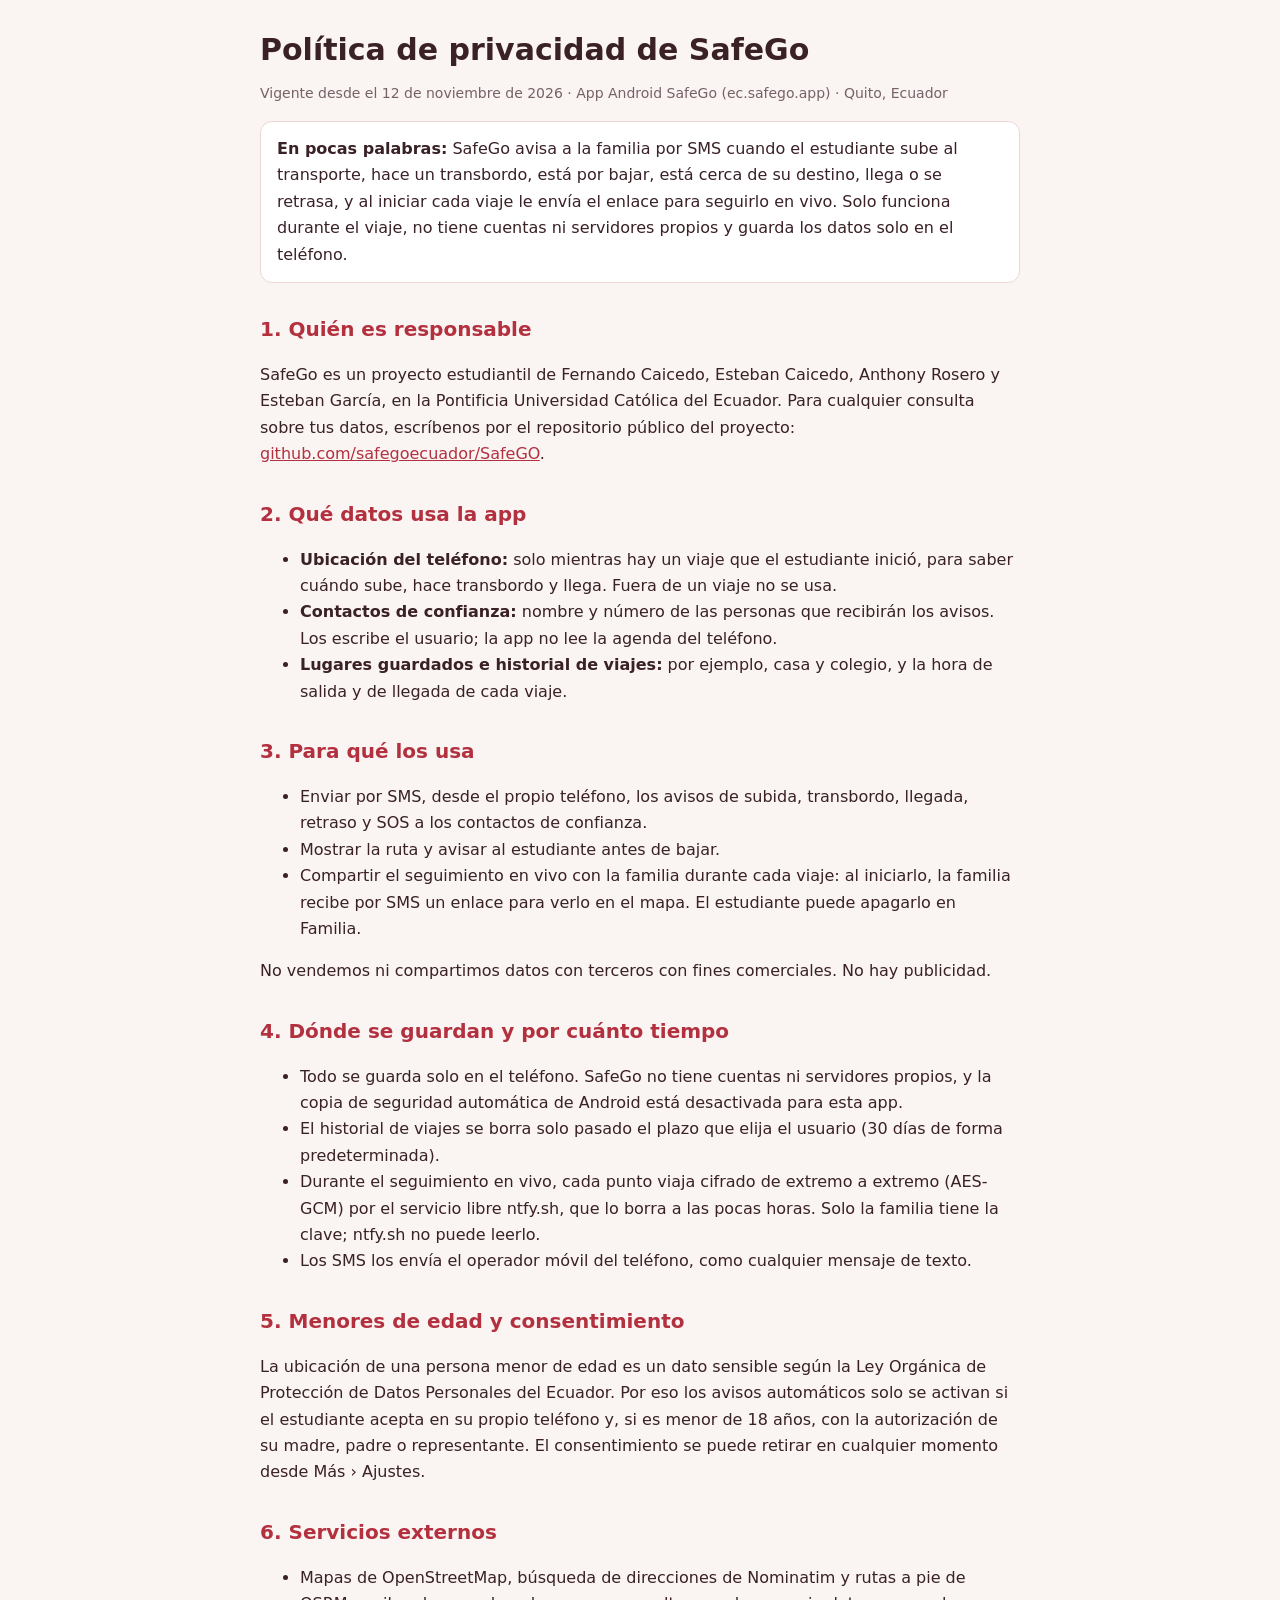
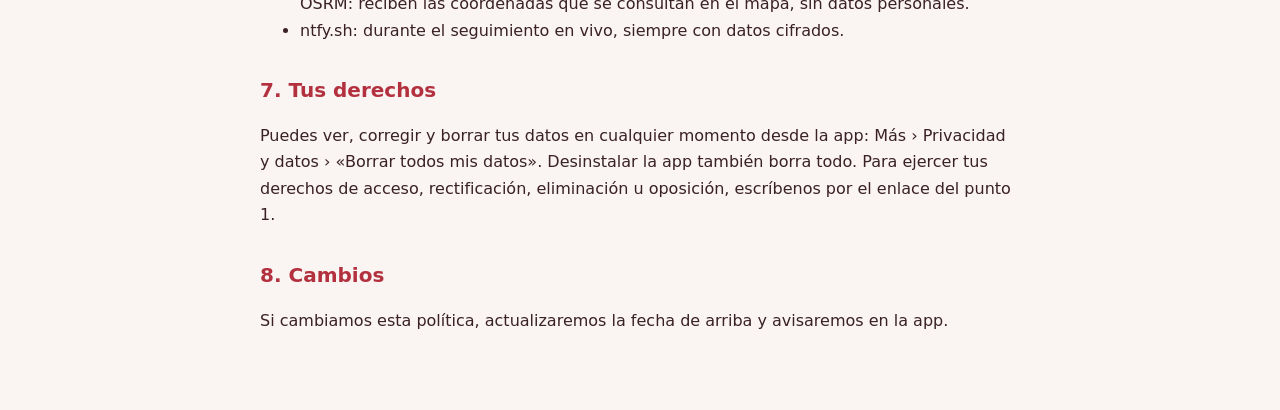
<file: privacidad/index.html>
<!doctype html>
<html lang="es">
<head>
<meta charset="utf-8">
<meta name="viewport" content="width=device-width, initial-scale=1">
<title>Política de privacidad · SafeGo</title>
<style>
  :root { --ink:#392126; --muted:#766168; --paper:#faf4f2; --primary:#b3303f; --line:#ead8d6; }
  body { margin:0; background:var(--paper); color:var(--ink); font:16px/1.65 system-ui, -apple-system, "Segoe UI", Roboto, sans-serif; }
  main { max-width:760px; margin:0 auto; padding:32px 18px 60px; }
  h1 { font-size:30px; line-height:1.2; margin:0 0 6px; }
  h2 { font-size:20px; margin:30px 0 8px; color:var(--primary); }
  p, li { color:var(--ink); }
  .sub { color:var(--muted); font-size:14px; }
  .box { background:#fff; border:1px solid var(--line); border-radius:12px; padding:14px 16px; margin-top:16px; }
  a { color:var(--primary); }
</style>
</head>
<body>
<main>
  <h1>Política de privacidad de SafeGo</h1>
  <p class="sub">Vigente desde el 12 de noviembre de 2026 · App Android SafeGo (ec.safego.app) · Quito, Ecuador</p>

  <div class="box"><b>En pocas palabras:</b> SafeGo avisa a la familia por SMS cuando el estudiante sube al transporte, hace un transbordo, está por bajar, está cerca de su destino, llega o se retrasa, y al iniciar cada viaje le envía el enlace para seguirlo en vivo. Solo funciona durante el viaje, no tiene cuentas ni servidores propios y guarda los datos solo en el teléfono.</div>

  <h2>1. Quién es responsable</h2>
  <p>SafeGo es un proyecto estudiantil de Fernando Caicedo, Esteban Caicedo, Anthony Rosero y Esteban García, en la Pontificia Universidad Católica del Ecuador. Para cualquier consulta sobre tus datos, escríbenos por el repositorio público del proyecto: <a href="https://github.com/safegoecuador/SafeGO/issues">github.com/safegoecuador/SafeGO</a>.</p>

  <h2>2. Qué datos usa la app</h2>
  <ul>
    <li><b>Ubicación del teléfono:</b> solo mientras hay un viaje que el estudiante inició, para saber cuándo sube, hace transbordo y llega. Fuera de un viaje no se usa.</li>
    <li><b>Contactos de confianza:</b> nombre y número de las personas que recibirán los avisos. Los escribe el usuario; la app no lee la agenda del teléfono.</li>
    <li><b>Lugares guardados e historial de viajes:</b> por ejemplo, casa y colegio, y la hora de salida y de llegada de cada viaje.</li>
  </ul>

  <h2>3. Para qué los usa</h2>
  <ul>
    <li>Enviar por SMS, desde el propio teléfono, los avisos de subida, transbordo, llegada, retraso y SOS a los contactos de confianza.</li>
    <li>Mostrar la ruta y avisar al estudiante antes de bajar.</li>
    <li>Compartir el seguimiento en vivo con la familia durante cada viaje: al iniciarlo, la familia recibe por SMS un enlace para verlo en el mapa. El estudiante puede apagarlo en Familia.</li>
  </ul>
  <p>No vendemos ni compartimos datos con terceros con fines comerciales. No hay publicidad.</p>

  <h2>4. Dónde se guardan y por cuánto tiempo</h2>
  <ul>
    <li>Todo se guarda solo en el teléfono. SafeGo no tiene cuentas ni servidores propios, y la copia de seguridad automática de Android está desactivada para esta app.</li>
    <li>El historial de viajes se borra solo pasado el plazo que elija el usuario (30 días de forma predeterminada).</li>
    <li>Durante el seguimiento en vivo, cada punto viaja cifrado de extremo a extremo (AES-GCM) por el servicio libre ntfy.sh, que lo borra a las pocas horas. Solo la familia tiene la clave; ntfy.sh no puede leerlo.</li>
    <li>Los SMS los envía el operador móvil del teléfono, como cualquier mensaje de texto.</li>
  </ul>

  <h2>5. Menores de edad y consentimiento</h2>
  <p>La ubicación de una persona menor de edad es un dato sensible según la Ley Orgánica de Protección de Datos Personales del Ecuador. Por eso los avisos automáticos solo se activan si el estudiante acepta en su propio teléfono y, si es menor de 18 años, con la autorización de su madre, padre o representante. El consentimiento se puede retirar en cualquier momento desde Más › Ajustes.</p>

  <h2>6. Servicios externos</h2>
  <ul>
    <li>Mapas de OpenStreetMap, búsqueda de direcciones de Nominatim y rutas a pie de OSRM: reciben las coordenadas que se consultan en el mapa, sin datos personales.</li>
    <li>ntfy.sh: durante el seguimiento en vivo, siempre con datos cifrados.</li>
  </ul>

  <h2>7. Tus derechos</h2>
  <p>Puedes ver, corregir y borrar tus datos en cualquier momento desde la app: Más › Privacidad y datos › «Borrar todos mis datos». Desinstalar la app también borra todo. Para ejercer tus derechos de acceso, rectificación, eliminación u oposición, escríbenos por el enlace del punto 1.</p>

  <h2>8. Cambios</h2>
  <p>Si cambiamos esta política, actualizaremos la fecha de arriba y avisaremos en la app.</p>
</main>
</body>
</html>
</file>
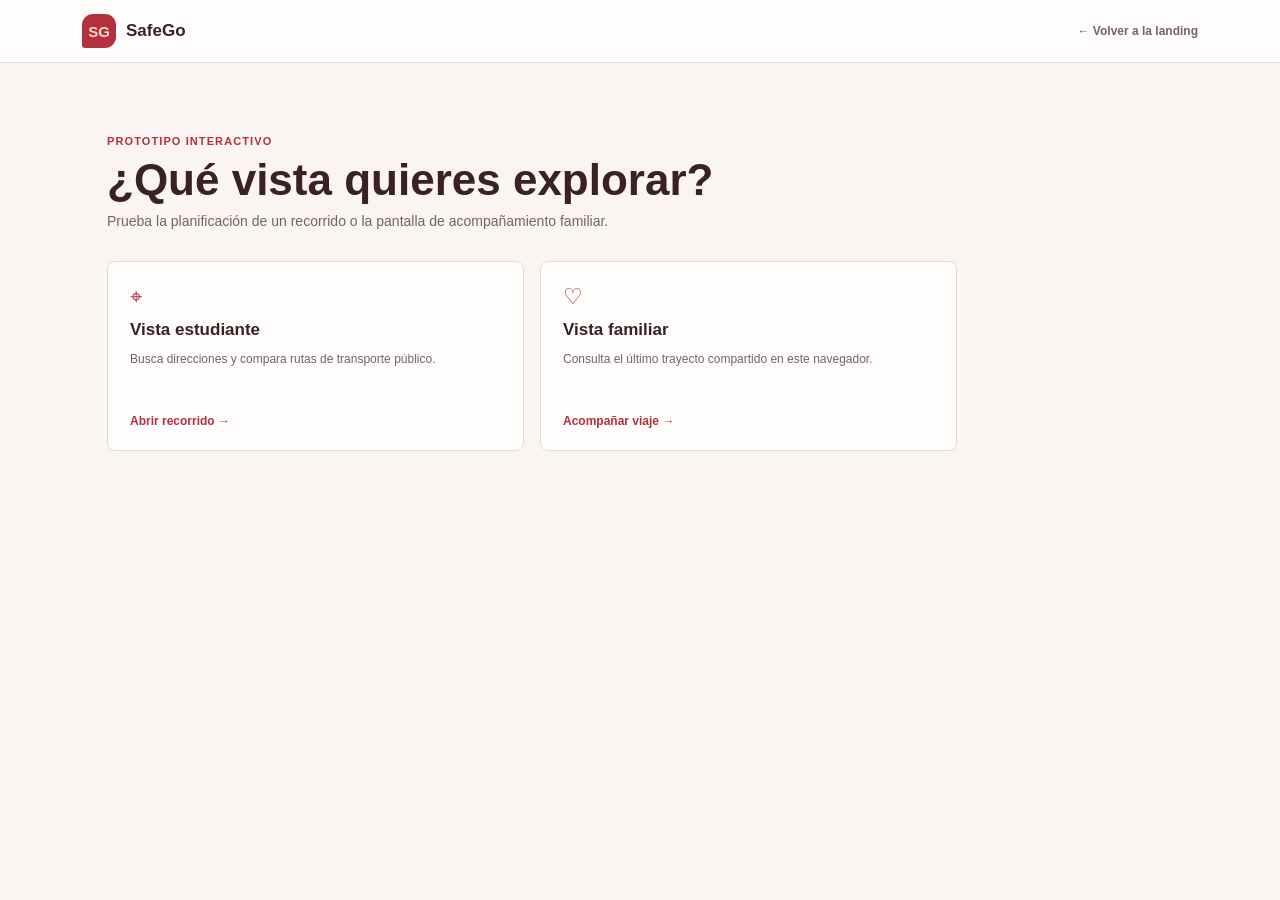
<file: src/html/app-index.html>
<!doctype html>
<html lang="es">
<head>
  <meta charset="utf-8">
  <meta name="viewport" content="width=device-width, initial-scale=1">
  <meta name="theme-color" content="#faf4f2">
  <title>Elige tu vista | SafeGo</title>
  <link rel="stylesheet" href="../css/styles.css">
</head>
<body>
  <header class="app-header">
    <a class="brand" href="../../index.html"><span class="brand-mark" aria-hidden="true">SG</span>SafeGo</a>
    <a class="back-link" href="../../index.html">← Volver a la landing</a>
  </header>
  <main class="role-page">
    <p class="section-kicker">Prototipo interactivo</p>
    <h1>¿Qué vista quieres explorar?</h1>
    <p>Prueba la planificación de un recorrido o la pantalla de acompañamiento familiar.</p>
    <div class="role-cards">
      <a class="role-card" href="dashboard-child.html"><span aria-hidden="true">⌖</span><strong>Vista estudiante</strong><small>Busca direcciones y compara rutas de transporte público.</small><span class="role-card-link">Abrir recorrido →</span></a>
      <a class="role-card" href="dashboard-parent.html"><span aria-hidden="true">♡</span><strong>Vista familiar</strong><small>Consulta el último trayecto compartido en este navegador.</small><span class="role-card-link">Acompañar viaje →</span></a>
    </div>
  </main>
</body>
</html>
</file>
<file: src/css/styles.css>
:root {
  color-scheme: light;
  --ink: #392126;
  --muted: #766168;
  --paper: #faf4f2;
  --white: #fffdfb;
  --green: #b3303f;
  --lime: #ffd8d2;
  --coral: #ea6a5a;
  --line: #ead8d6;
  font-family: "DM Sans", sans-serif;
  font-synthesis: none;
  text-rendering: optimizeLegibility;
}

* { box-sizing: border-box; }
html { scroll-behavior: smooth; }
body { margin: 0; background: var(--paper); color: var(--ink); }
a { color: inherit; }
button, input { font: inherit; }

.topbar { background: var(--paper); display: block; min-height: 66px; padding: 0 22px; position: relative; z-index: 10; }
.topbar-inner { align-items: center; display: flex; height: 66px; justify-content: space-between; margin: 0 auto; max-width: 1440px; }
.topbar .navbar-collapse { background: var(--paper); padding: 0 0 14px; }

.brand {
  align-items: center;
  display: inline-flex;
  font-family: "Manrope", sans-serif;
  font-size: 20px;
  font-weight: 800;
  gap: 10px;
  letter-spacing: 0;
  text-decoration: none;
}

.brand-mark {
  align-items: center;
  background: var(--green);
  border-radius: 11px 11px 11px 3px;
  color: var(--lime);
  display: inline-flex;
  font-size: 15px;
  height: 34px;
  justify-content: center;
  width: 34px;
}

.nav-links { align-items: stretch; display: flex; flex-direction: column; gap: 4px; }
.nav-links .nav-link { color: var(--ink); font-size: 13px; font-weight: 600; padding: 10px 2px; text-decoration: none; }
.nav-links .nav-link:hover { color: var(--green); }
.nav-links .nav-cta { border-bottom: 1px solid var(--green); width: fit-content; }
.topbar .navbar-toggler { border: 1px solid var(--line); border-radius: 4px; padding: 7px 9px; }
.topbar .navbar-toggler:focus { box-shadow: 0 0 0 3px rgba(179, 48, 63, .2); }

.hero {
  align-items: center;
  background: #692832;
  color: var(--white);
  display: flex;
  min-height: 650px;
  overflow: hidden;
  position: relative;
}

.hero::before {
  background: linear-gradient(90deg, rgba(53, 20, 27, .88) 0%, rgba(67, 24, 33, .68) 43%, rgba(67, 24, 33, .12) 100%), linear-gradient(0deg, rgba(53, 20, 27, .38), transparent 50%);
  content: "";
  inset: 0;
  position: absolute;
  z-index: 1;
}

.hero-photo {
  height: 100%;
  inset: 0;
  object-fit: cover;
  object-position: center 54%;
  position: absolute;
  width: 100%;
}

.hero-inner {
  align-items: center;
  display: grid;
  gap: 34px;
  grid-template-columns: 1fr;
  margin: 0 auto;
  max-width: 1440px;
  padding: 64px 25px 116px;
  position: relative;
  width: 100%;
  z-index: 2;
}

.hero-content { max-width: 620px; }

.eyebrow {
  align-items: center;
  color: var(--lime);
  display: flex;
  font-size: 12px;
  font-weight: 700;
  gap: 10px;
  letter-spacing: 1.2px;
  text-transform: uppercase;
}

.eyebrow::before { background: var(--coral); content: ""; height: 2px; width: 24px; }
h1, h2, h3, p { margin-top: 0; }
h1, h2, h3 { font-family: "Manrope", sans-serif; letter-spacing: 0; }

h1 {
  font-size: 42px;
  font-weight: 700;
  line-height: .99;
  margin: 24px 0 20px;
  max-width: 620px;
}

h1 span { display: block; }
h1 span:last-child { color: var(--lime); }

.hero-copy { color: rgba(255, 254, 250, .88); font-size: 16px; line-height: 1.65; max-width: 490px; }
.hero-actions { align-items: flex-start; display: flex; flex-direction: column; gap: 18px; margin-top: 26px; }
.button {
  align-items: center;
  border: 0;
  border-radius: 4px;
  cursor: pointer;
  display: inline-flex;
  font-size: 14px;
  font-weight: 700;
  justify-content: center;
  min-height: 50px;
  padding: 0 21px;
  text-decoration: none;
  transition: background .2s ease, transform .2s ease;
}

.button:hover { transform: translateY(-2px); }
.button-light { background: var(--lime); color: var(--ink); }
.button-light:hover { background: #ffc8c2; }
.text-link { color: var(--white); font-size: 13px; font-weight: 600; text-decoration-color: rgba(255,255,255,.5); text-underline-offset: 5px; }

.hero-note {
  align-items: center;
  bottom: 24px;
  color: rgba(255, 254, 250, .92);
  display: flex;
  font-size: 12px;
  gap: 10px;
  position: absolute;
  left: 25px;
  z-index: 2;
}

.note-dot { background: var(--lime); border: 4px solid rgba(255,216,210,.28); border-radius: 50%; height: 13px; width: 13px; }

.phone-showcase { align-items: center; display: flex; flex-direction: column; gap: 20px; justify-self: center; width: min(100%, 640px); }
.phone-demo { align-items: center; display: flex; flex-direction: column; gap: 13px; }
.phone-caption { color: rgba(255, 254, 250, .82); font-size: 11px; font-weight: 700; letter-spacing: 1px; text-transform: uppercase; }
.phone { animation: phone-float 5s ease-in-out infinite; background: #241719; border: 5px solid #241719; border-radius: 40px; box-shadow: 0 24px 70px rgba(20, 7, 10, .4), 0 0 0 1px rgba(255,255,255,.35); height: 610px; padding: 9px; position: relative; width: 310px; }
.phone::before { background: #241719; border-radius: 0 0 12px 12px; content: ""; height: 16px; left: 50%; position: absolute; top: 4px; transform: translateX(-50%); width: 76px; z-index: 2; }
.phone-screen { background: #fffaf8; border-radius: 29px; color: var(--ink); height: 100%; overflow: hidden; padding: 25px 13px 11px; }
.phone-status { align-items: center; display: flex; font-size: 9px; font-weight: 800; justify-content: space-between; }
.app-topline { align-items: center; display: flex; justify-content: space-between; margin: 12px 0 10px; }
.app-brand { font-family: "Manrope", sans-serif; font-size: 12px; font-weight: 800; }
.app-avatar { align-items: center; background: #f7e3e0; border-radius: 50%; color: var(--green); display: inline-flex; font-size: 10px; font-weight: 800; height: 26px; justify-content: center; width: 26px; }
.app-greeting { color: var(--muted); font-size: 10px; margin: 0 0 3px; }
.app-title { font-family: "Manrope", sans-serif; font-size: 19px; font-weight: 800; line-height: 1.2; margin: 0; }
.app-date { color: var(--muted); font-size: 9px; margin: 4px 0 9px; }
.app-card { background: #fff; border: 1px solid #f0e5e3; border-radius: 13px; box-shadow: 0 5px 16px rgba(57, 33, 38, .06); padding: 9px; }
.app-card-heading { align-items: center; display: flex; font-size: 10px; font-weight: 800; justify-content: space-between; }
.app-chip { background: #f7e3e0; border-radius: 20px; color: var(--green); font-size: 8px; font-weight: 800; padding: 5px 7px; }
.map-preview { background: #f5eeea; border: 1px solid #efe5e1; border-radius: 10px; height: 176px; margin-top: 9px; overflow: hidden; position: relative; }
.route-map { display: block; height: 100%; width: 100%; }
.map-road { fill: none; stroke: #fff; stroke-linecap: round; stroke-width: 8; }
.map-route { fill: none; stroke-linecap: round; stroke-linejoin: round; stroke-width: 5; }
.map-route-bus-one { stroke: #e65f50; }
.map-route-bus-two { stroke: #7354bd; }
.map-route-trolley { stroke: #258a71; }
.map-route-metro { stroke: #3789c9; }
.route-map[data-active-route="bus-one"] .map-route:not(.map-route-bus-one),
.route-map[data-active-route="bus-two"] .map-route:not(.map-route-bus-two),
.route-map[data-active-route="trolley"] .map-route:not(.map-route-trolley),
.route-map[data-active-route="metro"] .map-route:not(.map-route-metro) { opacity: .12; }
.map-route { transition: opacity .25s ease; }
.map-stop { fill: #fff; stroke: #765f62; stroke-width: 2; }
.map-user-halo { animation: marker-pulse 2s ease-out infinite; fill: rgba(179, 48, 63, .16); }
.map-user-halo, .recipient-marker-halo { transform-box: fill-box; transform-origin: center; }
.map-user-marker { fill: var(--green); stroke: #fff; stroke-width: 2; }
.map-label-bg { fill: #fff; stroke: #ead8d6; stroke-width: 1; }
.map-label { fill: var(--ink); font-family: "DM Sans", sans-serif; font-size: 8px; font-weight: 700; }
.map-city-label { background: rgba(255,255,255,.86); border-radius: 4px; bottom: 6px; color: var(--muted); font-size: 7px; font-weight: 800; left: 7px; letter-spacing: .5px; padding: 4px 5px; position: absolute; }
.map-legend { display: flex; flex-wrap: wrap; gap: 5px; margin: 7px 0 3px; }
.route-filter { align-items: center; background: #fff; border: 1px solid #eee2df; border-radius: 12px; color: var(--muted); cursor: pointer; display: inline-flex; font-size: 8px; gap: 4px; padding: 4px 6px; transition: background .2s ease, border-color .2s ease, color .2s ease; }
.route-filter:hover, .route-filter[aria-pressed="true"] { background: #f8e8e5; border-color: #e5c5c3; color: var(--ink); }
.route-filter:focus-visible, .phone-action:focus-visible { outline: 2px solid var(--green); outline-offset: 2px; }
.phone-interaction-status { color: var(--muted); font-size: 8px; line-height: 1.4; margin: 0 1px 5px; min-height: 11px; }
.legend-dot { border-radius: 50%; display: inline-block; height: 7px; width: 7px; }
.legend-dot.bus-one { background: #e65f50; }
.legend-dot.bus-two { background: #7354bd; }
.legend-dot.trolley { background: #258a71; }
.legend-dot.metro { background: #3789c9; }
.phone-route-summary { border-top: 1px solid #f0e5e3; padding-top: 7px; }
.phone-route-summary strong { display: block; font-size: 9px; }
.phone-route-summary small { color: var(--muted); display: block; font-size: 8px; margin-top: 3px; }
.app-progress { background: #f3e6e4; border-radius: 10px; height: 4px; margin: 8px 0 5px; overflow: hidden; }
.app-progress span { animation: progress-travel 5.5s ease-in-out infinite; background: var(--coral); border-radius: inherit; display: block; height: 100%; width: 42%; }
.app-footnote { color: var(--muted); font-size: 8px; margin: 0; text-align: center; }
.app-alert { align-items: center; background: #f8e8e5; border-radius: 11px; color: var(--green); display: flex; gap: 9px; margin-top: 8px; padding: 8px 10px; }
.app-alert-icon { align-items: center; background: #fff; border-radius: 50%; display: inline-flex; flex: 0 0 24px; font-size: 12px; height: 24px; justify-content: center; }
.app-alert strong { display: block; font-size: 9px; }
.app-alert small { color: var(--muted); display: block; font-size: 8px; margin-top: 3px; }
.phone-action { align-items: center; background: var(--green); border: 0; border-radius: 8px; color: #fff; cursor: pointer; display: flex; font-size: 9px; font-weight: 700; justify-content: space-between; margin-top: 8px; padding: 8px 10px; width: 100%; }
.phone-action:hover { background: #902735; }
.phone-action[hidden] { display: none; }
.app-bottom-nav { border-top: 1px solid #f0e5e3; display: flex; justify-content: space-around; margin-top: 9px; padding-top: 7px; }
.app-bottom-nav span { color: var(--muted); font-size: 8px; text-align: center; }
.app-bottom-nav .selected { color: var(--green); font-weight: 800; }
.phone-tabs { display: flex; gap: 7px; justify-content: center; }
.phone-tab { background: rgba(255,255,255,.14); border: 1px solid rgba(255,255,255,.3); border-radius: 20px; color: #fff; cursor: pointer; font-size: 10px; font-weight: 700; padding: 7px 11px; transition: background .2s ease, color .2s ease; }
.phone-tab[aria-selected="true"], .phone-tab:hover { background: var(--lime); border-color: var(--lime); color: var(--ink); }
.phone-tab:focus-visible { outline: 3px solid #fff; outline-offset: 3px; }
.phone-panel { animation: screen-enter .35s ease both; }

.recipient-preview { background: rgba(255, 253, 251, .98); border: 1px solid rgba(255,255,255,.7); border-radius: 20px; box-shadow: 0 18px 50px rgba(20, 7, 10, .2); color: var(--ink); max-width: none; padding: 20px; width: 100%; }
.recipient-heading { align-items: center; display: flex; gap: 9px; }
.recipient-avatar { align-items: center; background: #f7e3e0; border-radius: 50%; color: var(--green); display: inline-flex; font-size: 14px; font-weight: 800; height: 42px; justify-content: center; width: 42px; }
.recipient-heading strong, .recipient-heading small, .recipient-status strong, .recipient-status small { display: block; }
.recipient-heading strong { font-size: 14px; }
.recipient-heading small { color: var(--muted); font-size: 10px; margin-top: 2px; }
.recipient-map { background: #f5eeea; border: 1px solid #efe5e1; border-radius: 14px; height: 250px; margin-top: 16px; overflow: hidden; position: relative; touch-action: none; }
.recipient-map svg { height: 100%; touch-action: none; width: 100%; }
.recipient-map #recipient-map-layer { transform: scale(var(--map-zoom, 1)); transform-box: fill-box; transform-origin: center; transition: transform .2s ease; }
.recipient-map.is-dragging #recipient-map-layer { transition: none; }
.recipient-map.is-dragging { cursor: grabbing; }
.recipient-road { fill: none; stroke: #fff; stroke-linecap: round; stroke-width: 8; }
.recipient-route-line { fill: none; stroke: #e65f50; stroke-dasharray: 7 4; stroke-linecap: round; stroke-width: 4; }
.safe-zone { fill: rgba(59, 156, 112, .14); stroke: #3b9c70; stroke-dasharray: 4 3; stroke-width: 1.5; }
.safe-zone-destination { fill: #3b9c70; stroke: #fff; stroke-width: 1.5; }
.safe-zone-label-bg { fill: #e4f2e9; stroke: #b8dbc6; stroke-width: .75; }
.safe-zone-label { fill: #276e4d; font-family: "DM Sans", sans-serif; font-size: 6px; font-weight: 800; letter-spacing: .35px; }
.recipient-marker-halo { animation: marker-pulse 2s ease-out infinite; fill: rgba(179, 48, 63, .16); }
.recipient-marker { cursor: grab; fill: #b3303f; outline: none; stroke: #fff; stroke-width: 2.5; }
.recipient-marker:focus-visible { filter: drop-shadow(0 0 3px #392126); stroke: #ffd8d2; stroke-width: 4; }
.recipient-map.is-dragging .recipient-marker { cursor: grabbing; }
.recipient-marker-label-bg { fill: #fff; stroke: #e8d4d3; stroke-width: .75; }
.recipient-marker-label { fill: var(--ink); font-family: "DM Sans", sans-serif; font-size: 7px; font-weight: 800; }
.recipient-map-label { background: rgba(255,255,255,.9); border-radius: 5px; bottom: 9px; color: var(--muted); font-size: 9px; font-weight: 700; left: 9px; padding: 6px 8px; pointer-events: none; position: absolute; }
.recipient-map-controls { display: flex; gap: 6px; position: absolute; right: 9px; top: 9px; }
.map-control { align-items: center; background: #fff; border: 1px solid #e8dcd9; border-radius: 8px; color: var(--ink); cursor: pointer; display: inline-flex; font-size: 16px; font-weight: 800; height: 34px; justify-content: center; min-width: 34px; }
.map-control:hover { background: #f8e8e5; }
.map-control:focus-visible { outline: 3px solid var(--green); outline-offset: 2px; }
.map-reset { font-size: 10px; padding: 0 9px; }
.recipient-map-legend { display: flex; gap: 18px; margin-top: 10px; }
.recipient-map-legend span { align-items: center; color: var(--muted); display: inline-flex; font-size: 10px; gap: 6px; }
.safe-zone-key { background: rgba(59,156,112,.2); border: 1px dashed #3b9c70; border-radius: 50%; height: 10px; width: 10px; }
.location-key { background: #b3303f; border: 2px solid #f1d5d5; border-radius: 50%; height: 10px; width: 10px; }
.recipient-preview.is-paused .recipient-map svg { opacity: .2; }
.recipient-preview.is-paused .recipient-live-dot { background: #a9a0a0; border-color: #eee9e8; }
.recipient-status { align-items: center; display: flex; gap: 9px; margin-top: 14px; }
.recipient-live-dot { background: #3b9c70; border: 3px solid #dcefe5; border-radius: 50%; flex: 0 0 14px; height: 14px; }
.recipient-status strong { font-size: 12px; }
.recipient-status small { color: var(--muted); font-size: 10px; margin-top: 3px; }
.recipient-note { border-top: 1px solid #f0e5e3; color: var(--muted); font-size: 10px; line-height: 1.5; margin: 12px 0 0; padding-top: 10px; }

@keyframes phone-float { 0%, 100% { transform: translateY(0); } 50% { transform: translateY(-8px); } }
@keyframes progress-travel { 0%, 100% { transform: translateX(-75%); } 50% { transform: translateX(115%); } }
@keyframes screen-enter { from { opacity: .4; transform: translateY(5px); } to { opacity: 1; transform: translateY(0); } }
@keyframes marker-pulse { 0% { opacity: .7; transform: scale(.55); } 100% { opacity: 0; transform: scale(1.2); } }

.intro {
  align-items: end;
  display: grid;
  gap: 18px;
  grid-template-columns: 1fr;
  margin: 0 auto;
  max-width: 1180px;
  padding: 60px 25px 38px;
}

.section-kicker { color: var(--green); font-size: 11px; font-weight: 700; letter-spacing: 1.1px; text-transform: uppercase; }
h2 { font-size: 34px; font-weight: 700; line-height: 1.12; margin: 13px 0 0; max-width: 530px; }
.intro p { color: var(--muted); font-size: 15px; line-height: 1.8; margin-bottom: 4px; max-width: 465px; }

.benefits {
  border-bottom: 1px solid var(--line);
  border-top: 1px solid var(--line);
  display: grid;
  grid-template-columns: 1fr;
  margin: 0 25px;
  max-width: 1116px;
}

.benefit { min-height: auto; padding: 24px 0; }
.benefit + .benefit { border-top: 1px solid var(--line); padding-left: 0; }
.benefit-index { color: var(--coral); font-family: "Manrope", sans-serif; font-size: 13px; font-weight: 800; }
h3 { font-size: 19px; margin: 19px 0 8px; }
.benefit p { color: var(--muted); font-size: 13px; line-height: 1.7; margin: 0; max-width: 290px; }

.research-section { background: #f3e2df; padding: 54px 25px; }
.research-inner { display: grid; gap: 30px; margin: 0 auto; max-width: 1116px; }
.research-copy h2 { font-size: 34px; }
.research-copy p { color: var(--muted); font-size: 14px; line-height: 1.8; margin: 16px 0 0; max-width: 570px; }
.research-details { border-top: 1px solid #d9babb; }
.research-detail { align-items: center; border-bottom: 1px solid #d9babb; display: grid; gap: 14px; grid-template-columns: 100px 1fr; padding: 18px 0; }
.research-stat { color: var(--green); font-family: "Manrope", sans-serif; font-size: 25px; font-weight: 800; line-height: 1.05; }
.research-detail:nth-child(2) .research-stat { font-size: 18px; }
.research-detail p { color: var(--ink); font-size: 12px; line-height: 1.6; margin: 0; }
.research-note { color: var(--muted); font-size: 11px; line-height: 1.5; margin: 12px 0 0; }

.route-section {
  align-items: center;
  background: #f8ecea;
  display: grid;
  gap: 28px;
  grid-template-columns: 1fr;
  margin-top: 52px;
  padding: 56px 25px;
}

.route-copy h2 { font-size: 34px; }
.route-copy p { color: var(--muted); font-size: 14px; line-height: 1.8; margin: 18px 0 0; max-width: 410px; }
.route-demo {
  background: var(--white);
  border: 1px solid #ead8d6;
  border-radius: 6px;
  min-height: 270px;
  padding: 20px 17px;
}

.route-heading { align-items: center; border-bottom: 1px solid #f0e5e3; display: flex; justify-content: space-between; padding-bottom: 16px; }
.route-heading strong { font-family: "Manrope", sans-serif; font-size: 14px; }
.live-tag { background: #f9e3e0; border-radius: 20px; color: #692832; font-size: 10px; font-weight: 700; padding: 6px 9px; }
.mode-picker { display: flex; flex-wrap: wrap; gap: 7px; margin: 16px 0 10px; }
.mode-picker .mode-button { background: var(--white); border: 1px solid var(--line); border-radius: 4px !important; color: var(--ink); flex: 1 1 auto; font-size: 11px; font-weight: 700; min-height: 42px; padding: 8px 10px; }
.mode-picker .mode-button:hover, .mode-picker .mode-button.active { background: var(--green); border-color: var(--green); color: var(--white); }
.mode-picker .mode-button:focus-visible { outline: 3px solid var(--lime); outline-offset: 2px; }
.mode-feedback { color: var(--muted); font-size: 11px; line-height: 1.6; margin: 0; min-height: 36px; }
.route-line { display: grid; grid-template-columns: 20px 1fr; margin: 22px 0 0; }
.route-dots { align-items: center; display: flex; flex-direction: column; padding-top: 5px; }
.route-dot-start, .route-dot-end { border: 2px solid var(--green); border-radius: 50%; height: 10px; width: 10px; }
.route-dot-end { background: var(--coral); border-color: var(--coral); }
.route-stem { border-left: 1px dashed #bd9296; flex: 1; min-height: 42px; }
.stop { display: flex; justify-content: space-between; padding: 0 0 14px 8px; }
.stop strong { display: block; font-size: 12px; }
.stop small { color: var(--muted); display: block; font-size: 10px; margin-top: 4px; }
.stop time { color: var(--muted); font-size: 11px; padding-top: 1px; }
.route-foot { background: #f9efed; border-radius: 3px; color: var(--green); font-size: 11px; font-weight: 600; margin-top: 8px; padding: 10px 12px; }

.audience {
  display: grid;
  gap: 32px;
  grid-template-columns: 1fr;
  margin: 0 auto;
  max-width: 1116px;
  padding: 62px 25px;
}

.audience article { padding: 0; }
.audience article + article { border-top: 1px solid var(--line); padding: 30px 0 0; }
.audience h2 { font-size: 31px; margin: 13px 0; }
.audience p { color: var(--muted); font-size: 14px; line-height: 1.8; margin: 0; max-width: 430px; }

.signup {
  align-items: center;
  background: var(--green);
  color: var(--white);
  display: grid;
  gap: 24px;
  grid-template-columns: 1fr;
  padding: 52px 25px;
}

.signup h2 { font-size: 36px; max-width: 490px; }
.signup-copy p { color: rgba(255,254,250,.78); font-size: 13px; line-height: 1.7; margin: 12px 0 0; max-width: 440px; }
.signup-form { display: flex; flex-direction: column; gap: 8px; }
.signup-form input {
  background: var(--white);
  border: 1px solid transparent;
  border-radius: 4px;
  color: var(--ink);
  flex: 1;
  min-height: 48px;
  min-width: 0;
  padding: 0 14px;
}

.signup-form input:focus { border-color: var(--lime); outline: 2px solid var(--lime); outline-offset: 2px; }
.signup-form .button { background: var(--lime); color: var(--ink); white-space: nowrap; }
.form-note, .form-result { color: rgba(255,254,250,.72); font-size: 11px; line-height: 1.5; margin: 10px 0 0; }
.form-result { color: var(--lime); min-height: 17px; }

footer { align-items: flex-start; color: var(--muted); display: flex; flex-direction: column; font-size: 11px; gap: 14px; justify-content: space-between; margin: 0 auto; max-width: 1180px; padding: 20px 25px; }
footer .brand { color: var(--ink); font-size: 15px; }
footer .brand-mark { border-radius: 7px 7px 7px 2px; font-size: 11px; height: 25px; width: 25px; }

@media (min-width: 576px) {
  h1 { font-size: 56px; }
  .hero-inner { padding-left: 7.2%; padding-right: 7.2%; }
  .hero-note { left: auto; right: 7.2%; }
  .intro { padding-left: 32px; padding-right: 32px; }
  .route-demo { padding: 24px; }
  .signup-form { align-items: stretch; flex-direction: row; }
}

@media (min-width: 768px) {
  .topbar { align-items: center; display: flex; height: 76px; justify-content: space-between; margin: 0 auto; max-width: 1440px; padding: 0 7.2%; }
  .topbar-inner { height: auto; margin: 0; width: auto; }
  .topbar .navbar-collapse { background: transparent; flex-basis: auto; flex-grow: 0; padding: 0; }
  .nav-links { align-items: center; flex-direction: row; gap: 22px; }
  .nav-links .nav-link { font-size: 12px; padding: 8px 0; }
  .hero { min-height: 650px; }
  .hero::before { background: linear-gradient(90deg, rgba(16, 43, 37, .88) 0%, rgba(16, 43, 37, .68) 43%, rgba(16, 43, 37, .12) 100%), linear-gradient(0deg, rgba(14, 38, 33, .34), transparent 50%); }
  .hero-inner { gap: 30px; grid-template-columns: repeat(2, minmax(0, 1fr)); padding-bottom: 112px; padding-top: 84px; }
  .hero-copy { font-size: 18px; }
  .hero-actions { align-items: center; flex-direction: row; margin-top: 32px; }
  .phone-showcase { justify-self: end; }
  .intro { align-items: end; gap: 40px; grid-template-columns: 1.05fr .95fr; padding-bottom: 66px; padding-top: 86px; }
  h2 { font-size: 42px; }
  .intro p { font-size: 15px; }
  .benefits { grid-template-columns: repeat(3, 1fr); margin: 0 auto; max-width: 1116px; }
  .benefit { min-height: 205px; padding: 30px 24px 28px 0; }
  .benefit + .benefit { border-left: 1px solid var(--line); border-top: 0; padding-left: 24px; }
  .benefit h3 { margin-top: 19px; }
  .research-section { padding: 72px 7.2%; }
  .research-inner { align-items: center; gap: 54px; grid-template-columns: 1.2fr .8fr; }
  .research-copy h2 { font-size: 39px; }
  .route-section { gap: 42px; grid-template-columns: .9fr 1.1fr; margin-top: 76px; padding: 76px 7.2%; }
  .route-copy h2 { font-size: 36px; }
  .route-demo { padding: 25px; }
  .audience { gap: 0; grid-template-columns: 1fr 1fr; padding: 88px 32px; }
  .audience article { padding-right: 28px; }
  .audience article + article { border-left: 1px solid var(--line); border-top: 0; padding: 0 0 0 28px; }
  .signup { gap: 36px; grid-template-columns: 1fr 1fr; padding: 65px 7.2%; }
  footer { align-items: center; flex-direction: row; padding: 22px 32px; }
}

@media (min-width: 1100px) {
  h1 { font-size: 76px; }
  .hero-inner { padding-left: 7.2%; padding-right: 7.2%; }
  .hero-inner { gap: 40px; grid-template-columns: repeat(2, minmax(0, 1fr)); }
  .phone-showcase { margin-right: 0; }
  .nav-links { gap: 34px; }
  .nav-links .nav-link { font-size: 13px; }
  .route-section { gap: 72px; padding-left: max(7.2%, calc((100% - 1116px) / 2)); padding-right: max(7.2%, calc((100% - 1116px) / 2)); }
  .route-copy h2 { font-size: 38px; }
  .signup { gap: 48px; padding-left: max(7.2%, calc((100% - 1116px) / 2)); padding-right: max(7.2%, calc((100% - 1116px) / 2)); }
}

@media (min-width: 1200px) {
  .hero-inner { gap: 36px; grid-template-columns: minmax(0, .95fr) minmax(0, 1.05fr); }
  .phone-showcase { align-items: center; flex-direction: column; gap: 20px; justify-self: end; max-width: 640px; }
  .phone-demo { flex: 0 0 310px; }
  .recipient-preview { flex: 0 0 auto; }
}

@media (prefers-reduced-motion: reduce) {
  html { scroll-behavior: auto; }
  *, *::before, *::after { animation-duration: .01ms !important; animation-iteration-count: 1 !important; scroll-behavior: auto !important; transition-duration: .01ms !important; }
}

.js .reveal { opacity: 0; transform: translateY(22px); transition: opacity .65s ease, transform .65s ease; }
.js .reveal.is-visible { opacity: 1; transform: translateY(0); }
@media (prefers-reduced-motion: reduce) {
  .js .reveal { opacity: 1; transform: none; transition: none; }
}

.app-header {
  align-items: center;
  background: var(--white);
  border-bottom: 1px solid var(--line);
  display: flex;
  justify-content: space-between;
  padding: 14px max(24px, calc((100% - 1116px) / 2));
}

.app-header .brand { color: var(--ink); font-size: 17px; }
.back-link { color: var(--muted); font-size: 12px; font-weight: 700; text-decoration: none; }
.back-link:hover { color: var(--green); text-decoration: underline; }
.dashboard-container, .role-page { margin: 0 auto; max-width: 1116px; padding: 52px 25px; }
.dashboard-heading { align-items: center; display: flex; gap: 20px; justify-content: space-between; margin-bottom: 24px; }
.dashboard-heading h1, .role-page h1 { font-size: clamp(30px, 4vw, 44px); margin: 0; }
.dashboard-heading p:not(.section-kicker), .role-page > p:not(.section-kicker) { color: var(--muted); font-size: 14px; line-height: 1.7; margin: 8px 0 0; }
.dashboard-card { background: var(--white); border: 1px solid var(--line); border-radius: 8px; box-shadow: 0 8px 25px rgba(57, 33, 38, .035); padding: 22px; }
.dashboard-card h2 { font-size: 19px; margin: 0 0 18px; }
.route-controls { align-items: end; display: grid; gap: 12px; grid-template-columns: 1fr 1fr auto; }
.route-controls .field { display: flex; flex-direction: column; gap: 6px; }
.route-controls .field span { color: var(--muted); font-size: 11px; font-weight: 700; }
.route-controls input { background: white; border: 1px solid var(--line); border-radius: 5px; color: var(--ink); font-size: 13px; min-height: 44px; padding: 0 12px; width: 100%; }
.route-controls input:focus { border-color: var(--green); outline: 2px solid rgba(179, 48, 63, .14); }
.primary-button, .secondary-button { align-items: center; border-radius: 5px; display: inline-flex; font-size: 12px; font-weight: 700; justify-content: center; min-height: 42px; padding: 0 15px; text-decoration: none; }
.primary-button { background: var(--green); border: 1px solid var(--green); color: white; cursor: pointer; }
.primary-button:hover { background: #922b38; color: white; }
.secondary-button { background: white; border: 1px solid var(--line); color: var(--ink); cursor: pointer; }
.secondary-button:hover { background: #fff5f3; border-color: #d7b3b5; }
.primary-button:disabled, .secondary-button:disabled { cursor: wait; opacity: .65; }
.dashboard-status { background: #f5eeea; border-radius: 5px; color: var(--muted); font-size: 12px; line-height: 1.6; margin: 14px 0 0; padding: 10px 12px; }
.dashboard-status.is-error { background: #fff0e7; color: #713b2b; }
.dashboard-grid { display: grid; gap: 16px; grid-template-columns: minmax(0, 1.1fr) minmax(300px, .9fr); margin-top: 16px; }
.dashboard-grid .dashboard-card h2 { margin-bottom: 14px; }
.route-map { background: #f5eeea; border: 1px solid var(--line); border-radius: 6px; height: 360px; overflow: hidden; }
.route-map > div { height: 100%; width: 100%; }
.route-map > .map-fallback-leaflet { height: calc(100% - 43px); width: 100%; }
.map-fallback-leaflet .leaflet-container { height: 100%; width: 100%; }
.route-map > .map-fallback-note { background: var(--white); border-top: 1px solid var(--line); color: var(--muted); font-size: 10px; line-height: 1.5; margin: 0; padding: 8px 10px; }
.map-fallback { align-items: center; color: var(--muted); display: flex; font-size: 12px; height: 100%; justify-content: center; margin: 0; padding: 24px; text-align: center; }
.route-map + .secondary-button { margin-top: 12px; }
.map-stop-legend { align-items: center; color: var(--muted); display: flex; font-size: 10px; gap: 7px; margin: 9px 0 0; }
.map-stop-legend[hidden] { display: none; }
.map-stop-dot { background: #1b9b5a; border: 2px solid #fff; border-radius: 50%; box-shadow: 0 0 0 1px #1b9b5a; flex: 0 0 9px; height: 9px; width: 9px; }
.map-data-attribution { color: var(--muted); font-size: 9px; margin: 4px 0 10px; }
.map-data-attribution a { color: inherit; }
.route-map ~ .secondary-button + .secondary-button { margin-left: 7px; }
.privacy-note { color: var(--muted); font-size: 11px; line-height: 1.6; margin: 10px 0 0; }
.maps-link { color: var(--green); display: inline-block; font-size: 12px; font-weight: 700; margin-top: 10px; text-decoration: none; }
.maps-link:hover { text-decoration: underline; }
.route-options { display: grid; gap: 8px; }
.route-option { background: white; border: 1px solid var(--line); border-radius: 6px; color: var(--ink); cursor: pointer; display: flex; flex-direction: column; gap: 5px; padding: 12px; text-align: left; }
.route-option:hover, .route-option[aria-pressed="true"] { background: #fff5f3; border-color: #d7b3b5; }
.route-option[aria-pressed="true"] { box-shadow: inset 3px 0 var(--green); }
.route-option strong { font-size: 12px; }
.route-option span { color: var(--muted); font-size: 11px; }
.route-stop-summary { background: #fff5f3; border: 1px solid var(--line); border-radius: 6px; display: grid; gap: 12px; margin-top: 15px; padding: 12px; }
.route-stop-summary p { display: grid; gap: 4px; margin: 0; }
.route-stop-summary strong { color: var(--green); font-size: 11px; }
.route-stop-summary span { font-size: 12px; font-weight: 700; }
.route-stop-summary small { color: var(--muted); font-size: 10px; }
.directions-panel { margin-top: 12px; }
.directions-panel:empty { display: none; }
.directions-heading { font-size: 13px; margin: 14px 0 4px; }
.directions-panel .adp { color: var(--ink); font-family: "DM Sans", sans-serif; font-size: 11px; line-height: 1.55; }
.directions-panel .adp-placemark { background: #fff5f3; border-color: var(--line); }
.directions-panel .adp-summary { font-size: 11px; font-weight: 700; padding: 10px 0; }
.directions-panel .adp-step, .directions-panel .adp-substep { padding: 8px 5px; }
.directions-panel .adp-text { color: var(--ink); font-size: 11px; }
.role-page { padding-top: 72px; }
.role-page h1 { max-width: 650px; }
.role-cards { display: grid; gap: 16px; grid-template-columns: repeat(2, minmax(0, 1fr)); margin-top: 28px; max-width: 850px; }
.role-card { background: var(--white); border: 1px solid var(--line); border-radius: 8px; color: var(--ink); display: flex; flex-direction: column; gap: 10px; min-height: 190px; padding: 22px; text-decoration: none; transition: border-color .2s ease, transform .2s ease; }
.role-card:hover { border-color: var(--green); color: var(--ink); transform: translateY(-2px); }
.role-card > span:first-child { color: var(--green); font-size: 22px; }
.role-card strong { font-family: "Manrope", sans-serif; font-size: 17px; }
.role-card small { color: var(--muted); font-size: 12px; line-height: 1.6; }
.role-card .role-card-link { color: var(--green); font-size: 12px; font-weight: 700; margin-top: auto; }
.empty-state { max-width: 720px; }
.empty-state p { color: var(--muted); font-size: 13px; line-height: 1.7; }
.empty-state .primary-button { margin-top: 6px; }
.parent-trip { max-width: 800px; }
.trip-title { align-items: center; display: flex; justify-content: space-between; }
.trip-title h2 { margin-bottom: 0; }
.connected-badge { background: #eef6ef; border-radius: 12px; color: #357150; font-size: 10px; font-weight: 700; padding: 7px 10px; }
.trip-status { background: #eef6ef; border-radius: 4px; color: #357150; display: inline-flex; font-size: 12px; font-weight: 700; margin: 15px 0; padding: 8px 11px; }
.trip-details { display: grid; gap: 14px; grid-template-columns: 1fr 1fr; margin: 0; }
.trip-details dt { color: var(--muted); font-size: 10px; font-weight: 700; margin-bottom: 4px; }
.trip-details dd { font-size: 12px; margin: 0; }
.location-status { background: #f5eeea; border-radius: 5px; color: var(--muted); font-size: 11px; line-height: 1.6; margin: 16px 0 0; padding: 12px; }
.parent-app-content .dashboard-heading { align-items: start; }
.parent-app-content .dashboard-heading h1 { font-size: 29px; line-height: 1.05; margin: 8px 0; }
.parent-app-content .dashboard-heading p:not(.section-kicker) { font-size: 11px; }
.parent-app-content .dashboard-heading .secondary-button { flex: 0 0 auto; min-height: 36px; padding: 0 10px; }
.child-profile { align-items: center; display: flex; gap: 10px; margin-bottom: 18px; }
.child-profile > div { display: grid; flex: 1; gap: 3px; }
.child-profile strong { font-size: 13px; }
.child-profile > div span { color: var(--muted); font-size: 10px; }
.child-avatar { align-items: center; background: #f7e3e0; border: 2px solid #fff; border-radius: 50%; box-shadow: 0 0 0 1px var(--line); color: var(--green); display: inline-flex; font-size: 15px; font-weight: 800; height: 42px; justify-content: center; width: 42px; }
.parent-app-content .connected-badge { flex: 0 0 auto; font-size: 9px; padding: 6px 8px; }
.parent-app-content .trip-title { margin-bottom: 6px; }
.parent-location-card { background: #fffaf8; border: 1px solid var(--line); border-radius: 10px; margin: 15px 0; padding: 12px; }
.location-card-heading { align-items: center; display: flex; gap: 9px; margin-bottom: 10px; }
.location-card-heading h3 { font-size: 12px; margin: 0 0 3px; }
.location-card-heading p { color: var(--muted); font-size: 10px; line-height: 1.5; margin: 0; }
.location-pin { background: var(--green); border: 3px solid #f4deda; border-radius: 50%; box-shadow: inset 0 0 0 2px #fff; flex: 0 0 19px; height: 19px; }
.parent-location-map { border: 1px solid var(--line); border-radius: 8px; height: 190px; overflow: hidden; }
.parent-location-map[hidden] { display: none; }
.parent-location-frame { border: 0; display: block; height: 100%; width: 100%; }
.parent-location-card .maps-link { font-size: 10px; margin-top: 9px; }
.zone-status { border-radius: 6px; font-size: 11px; font-weight: 700; line-height: 1.5; margin: 0 0 10px; padding: 9px 10px; }
.zone-status.is-inside { background: #eef6ef; color: #357150; }
.zone-status.is-outside { background: #fdecea; color: #a33b2f; }
.zone-status.is-idle { background: #f5eeea; color: var(--muted); }
.zone-controls { display: grid; gap: 8px; margin-top: 10px; }
.zone-radius-field { color: var(--muted); display: grid; font-size: 10px; font-weight: 700; gap: 4px; }
.zone-radius-field strong { color: var(--ink); }
.zone-radius-field input[type="range"] { accent-color: #a33b2f; width: 100%; }
.zone-controls .secondary-button { min-height: 36px; }
.zone-handle { border-radius: 50%; box-shadow: 0 1px 4px rgba(0, 0, 0, .35); display: block; height: 18px; width: 18px; }
.zone-handle-center { background: #1b9b5a; border: 3px solid #fff; cursor: grab; }
.zone-handle-radius { background: #fff; border: 3px solid #357150; cursor: grab; }
.zone-child-pin { background: #d64545; border: 3px solid #fff; border-radius: 50% 50% 50% 0; box-shadow: 0 1px 4px rgba(0, 0, 0, .4); display: block; height: 16px; transform: rotate(-45deg); width: 16px; }
.route-legend { align-items: center; color: var(--muted); display: flex; font-size: 10px; font-weight: 700; gap: 6px; margin: 8px 0 0; }
.route-legend[hidden] { display: none; }
.route-legend-dot { background: #e03131; border-radius: 50%; flex: 0 0 8px; height: 8px; width: 8px; }
.parent-route-card { background: #fffaf8; border: 1px solid var(--line); border-radius: 10px; margin: 0 0 15px; padding: 12px; }
.parent-route-card[hidden] { display: none; }
.parent-route-card .location-card-heading p { color: var(--muted); font-size: 10px; line-height: 1.5; margin: 0; }
.route-bus-icon { background: #e03131; border: 3px solid #f8d7d7; border-radius: 5px; flex: 0 0 19px; height: 19px; }
.route-stops-text { color: var(--muted); font-size: 10px; line-height: 1.7; margin: 8px 0 0; }
.demo-route-stops { display: grid; gap: 6px; }
.demo-route-stops strong { font-size: 12px; }
.demo-route-stops span { color: var(--muted); font-size: 11px; line-height: 1.7; }
.demo-route-stops small { color: var(--muted); font-size: 10px; line-height: 1.5; }
.sim-progress { color: var(--muted); font-size: 10px; font-weight: 700; margin: 0; }
.sim-progress[hidden] { display: none; }
.pairing-section h3 { font-size: 12px; margin: 0 0 4px; }
.pairing-code { background: #f5eeea; border-radius: 8px; font-size: 18px; font-weight: 700; letter-spacing: .35em; margin: 8px 0 0; padding: 10px; text-align: center; }
.pairing-section .settings-note { margin-top: 8px; }
.pairing-section .secondary-button { margin-top: 10px; min-height: 36px; width: 100%; }
.settings-dialog #parent-reset-demo { margin-top: 10px; min-height: 36px; width: 100%; }
.parent-app-content .trip-details { gap: 12px; }
.parent-app-content .trip-details > div { background: #fffaf8; border: 1px solid #f0e5e3; border-radius: 8px; padding: 10px; }
.parent-app-content .trip-details dd { line-height: 1.5; overflow-wrap: anywhere; }
.parent-app-content .empty-state h2 { font-size: 16px; }
.parent-app-content .empty-state > p { font-size: 11px; }
.parent-app-content .privacy-note { margin-bottom: 4px; }
.parent-heading-actions { align-items: center; display: flex; flex: 0 0 auto; gap: 7px; }
.parent-app-content .parent-heading-actions .secondary-button { flex: 0 0 auto; min-height: 36px; padding: 0 10px; }
.family-profile-card { margin-bottom: 12px; }
.family-profile-top { align-items: center; display: flex; justify-content: space-between; }
.family-profile-top .child-profile { margin: 0; }
.child-count { align-items: baseline; color: var(--muted); display: flex; gap: 5px; margin: 0; }
.child-count strong { color: var(--green); font-family: "Manrope", sans-serif; font-size: 22px; }
.child-count span { font-size: 9px; }
.parent-child-list { display: flex; flex-wrap: wrap; gap: 7px; margin-top: 12px; }
.family-child-item { align-items: center; background: #fffaf8; border: 1px solid var(--line); border-radius: 9px; display: flex; gap: 8px; min-width: 0; padding: 7px 9px; }
.family-child-item .child-avatar { flex: 0 0 27px; font-size: 10px; height: 27px; width: 27px; }
.family-child-name { font-size: 10px; font-weight: 700; overflow-wrap: anywhere; }
.profile-empty-note { color: var(--muted); font-size: 10px; margin: 0; }
.settings-dialog { background: var(--white); border: 1px solid var(--line); border-radius: 16px; box-shadow: 0 24px 70px rgba(35, 19, 22, .25); color: var(--ink); max-height: min(720px, calc(100vh - 32px)); max-width: min(390px, calc(100% - 28px)); overflow-y: auto; padding: 20px; width: 100%; }
.settings-dialog::backdrop { background: rgba(28, 17, 20, .48); backdrop-filter: blur(3px); }
.settings-dialog[open] { animation: settings-enter .18s ease-out; }
.settings-dialog-header { align-items: start; display: flex; justify-content: space-between; margin-bottom: 16px; }
.settings-dialog-header h2 { font-size: 22px; margin: 3px 0 0; }
.settings-dialog-header .section-kicker { color: var(--green); font-size: 9px; font-weight: 800; letter-spacing: .9px; margin: 0; text-transform: uppercase; }
.dialog-close { align-items: center; background: #f7e3e0; border: 0; border-radius: 50%; color: var(--ink); cursor: pointer; display: inline-flex; font-size: 22px; height: 32px; justify-content: center; line-height: 1; width: 32px; }
.settings-field { display: flex; flex-direction: column; gap: 6px; }
.settings-field > span { color: var(--muted); font-size: 10px; font-weight: 700; }
.settings-field input, .settings-field select { background: white; border: 1px solid var(--line); border-radius: 8px; color: var(--ink); font: inherit; font-size: 12px; min-height: 42px; padding: 0 10px; width: 100%; }
.settings-dialog > .primary-button { margin-top: 10px; width: 100%; }
.settings-add-form { display: grid; gap: 9px; }
.settings-add-form .secondary-button, .settings-add-form .primary-button { width: 100%; }
.settings-divider { border-top: 1px solid var(--line); margin: 18px 0 14px; }
.settings-count { background: #fff5f3; border-radius: 8px; color: var(--muted); font-size: 11px; margin: 0 0 10px; padding: 10px; }
.settings-count strong { color: var(--green); font-size: 18px; margin-right: 4px; }
.settings-child-list { display: grid; gap: 7px; margin-bottom: 16px; max-height: 190px; overflow-y: auto; }
.settings-child-list .family-child-item { padding: 8px; }
.profile-remove-button { background: transparent; border: 0; color: #9b3440; cursor: pointer; font-size: 10px; font-weight: 700; margin-left: auto; padding: 5px; }
.settings-status { background: #f5eeea; border-radius: 6px; color: var(--muted); font-size: 10px; line-height: 1.5; margin: 12px 0 0; padding: 9px 10px; }
.settings-status:empty { display: none; }
.settings-status.is-error { background: #fff0e7; color: #713b2b; }
.settings-note { color: var(--muted); font-size: 9px; line-height: 1.5; margin: 10px 0 0; }
.active-child-label { align-items: center; display: flex; font-size: 10px !important; gap: 4px; margin-top: 10px !important; }
.active-child-label strong { color: var(--green); }
.settings-trigger { flex: 0 0 auto; min-height: 36px; padding: 0 10px; }
.pac-container { border: 1px solid var(--line); border-radius: 8px; box-shadow: 0 8px 24px rgba(57, 33, 38, .16); font-family: "DM Sans", sans-serif; margin-top: 4px; overflow: hidden; z-index: 1100; }
.pac-item { border-top-color: #f2e7e5; color: var(--ink); cursor: pointer; font-size: 11px; line-height: 1.5; padding: 8px 10px; }
.pac-item:hover, .pac-item-selected { background: #fff5f3; }
.pac-item-query { color: var(--ink); font-size: 11px; }

@keyframes settings-enter {
  from { opacity: 0; transform: translateY(8px) scale(.98); }
  to { opacity: 1; transform: translateY(0) scale(1); }
}

@media (max-width: 760px) {
  .dashboard-container, .role-page { padding: 34px 17px; }
  .route-controls { grid-template-columns: 1fr; }
  .dashboard-grid { grid-template-columns: 1fr; }
  .route-map { height: 300px; }
}

@media (max-width: 520px) {
  .app-header { padding: 12px 16px; }
  .app-header .brand { font-size: 14px; }
  .back-link { font-size: 10px; }
  .dashboard-heading { align-items: start; flex-direction: column; }
  .role-cards { grid-template-columns: 1fr; }
  .dashboard-card { padding: 16px; }
  .route-map { height: 250px; }
  .route-map ~ .secondary-button + .secondary-button { margin: 8px 0 0; }
  .trip-details { grid-template-columns: 1fr; }
}

body.phone-preview-page {
  align-items: center;
  background: radial-gradient(ellipse at 50% 38%, #f5e7e3 0, #e8d8d4 52%, #d9c9c5 100%);
  display: flex;
  justify-content: center;
  min-height: 100vh;
  padding: 32px 16px;
}

.phone-device {
  background: linear-gradient(145deg, #48484d, #17171a 34%, #080809 78%, #3a3a3e);
  border: 1px solid #626267;
  border-radius: 54px;
  box-shadow: 0 35px 80px rgba(35, 19, 22, .32), 0 8px 18px rgba(35, 19, 22, .2), inset 0 0 0 2px rgba(255, 255, 255, .12);
  height: min(880px, calc(100vh - 64px));
  min-height: 640px;
  padding: 11px;
  position: relative;
  width: min(430px, 100%);
}

.phone-screen {
  background: var(--paper);
  border-radius: 43px;
  display: flex;
  flex-direction: column;
  height: 100%;
  overflow: hidden;
  padding: 0;
  position: relative;
}

.phone-statusbar {
  align-items: center;
  color: #171316;
  display: flex;
  flex: 0 0 48px;
  font-size: 12px;
  font-weight: 800;
  justify-content: space-between;
  padding: 0 24px;
  position: relative;
  z-index: 1;
}

.phone-island {
  background: #080809;
  border-radius: 20px;
  height: 25px;
  left: 50%;
  position: absolute;
  top: 10px;
  transform: translateX(-50%);
  width: 105px;
}

.phone-status-icons { align-items: center; display: flex; font-size: 9px; gap: 5px; }
.phone-signal { font-size: 8px; letter-spacing: -2px; }
.phone-battery { border: 1px solid currentColor; border-radius: 3px; font-size: 7px; line-height: 11px; padding: 0 2px; }

.phone-screen > .app-header {
  flex: 0 0 auto;
  padding: 8px 18px 12px;
}

.phone-screen .app-header .brand { font-size: 13px; gap: 7px; }
.phone-screen .brand-mark { border-radius: 8px 8px 8px 2px; font-size: 11px; height: 28px; width: 28px; }
.phone-screen .back-link { font-size: 10px; }

.phone-app-content {
  flex: 1 1 auto;
  margin: 0;
  max-width: none;
  min-height: 0;
  overflow-y: auto;
  padding: 17px 16px 22px;
  scrollbar-width: none;
  width: 100%;
}

.phone-app-content::-webkit-scrollbar { display: none; }

.phone-app-content .dashboard-heading { margin-bottom: 16px; }
.phone-app-content .dashboard-heading h1 { font-size: 29px; line-height: 1.05; margin: 8px 0; }
.phone-app-content .dashboard-heading p:not(.section-kicker) { font-size: 11px; line-height: 1.5; }
.phone-app-content .section-kicker { font-size: 10px; margin-bottom: 4px; }
.phone-app-content .dashboard-card { border-radius: 13px; padding: 15px; }
.phone-app-content .dashboard-card h2 { font-size: 16px; line-height: 1.25; margin-bottom: 12px; }
.phone-app-content .route-controls,
.phone-app-content .dashboard-grid { grid-template-columns: 1fr; }
.phone-app-content .route-controls { gap: 10px; }
.phone-app-content .route-controls .field { gap: 5px; }
.phone-app-content .route-controls .field span { font-size: 10px; }
.phone-app-content .route-controls input { border-radius: 8px; font-size: 12px; min-height: 44px; }
.phone-app-content .primary-button,
.phone-app-content .secondary-button { border-radius: 8px; font-size: 11px; min-height: 44px; text-align: center; }
.phone-app-content .primary-button { width: 100%; }
.phone-app-content .dashboard-status { font-size: 11px; margin-top: 10px; }
.phone-app-content .dashboard-grid { gap: 12px; margin-top: 12px; }
.phone-app-content .route-map { border-radius: 9px; height: 245px; }
.phone-app-content .directions-panel .adp { font-size: 10px; }
.phone-app-content .directions-panel .adp-text { font-size: 10px; }
.phone-app-content .route-map ~ .secondary-button + .secondary-button { margin: 8px 0 0; }
.phone-app-content .privacy-note { font-size: 10px; }

.phone-home-indicator {
  background: #161316;
  border-radius: 8px;
  flex: 0 0 5px;
  margin: 8px auto 7px;
  width: 108px;
}

@media (max-height: 720px) {
  body.phone-preview-page { padding-bottom: 10px; padding-top: 10px; }
  .phone-device { height: calc(100vh - 20px); min-height: 0; }
}

@media (max-width: 480px) {
  body.phone-preview-page { background: var(--paper); padding: 0; }
  .phone-device { border: 0; border-radius: 0; box-shadow: none; height: 100vh; height: 100dvh; min-height: 0; padding: 0; width: 100%; }
  .phone-screen { border-radius: 0; }
}

.story { padding: 58px 25px; }
.story-alt { background: #f3e2df; }
.story-inner { margin: 0 auto; max-width: 1116px; }
.story-head h2 { font-size: 32px; max-width: 700px; }
.story-head p { color: var(--muted); font-size: 15px; line-height: 1.75; margin: 16px 0 0; max-width: 640px; }
.story-grid { display: grid; gap: 14px; grid-template-columns: 1fr; margin-top: 30px; }
.story-card { background: var(--white); border: 1px solid var(--line); border-radius: 14px; padding: 22px; }
.story-card h3 { font-size: 18px; margin: 10px 0 8px; }
.story-card p { color: var(--muted); font-size: 13px; line-height: 1.65; margin: 8px 0 0; }
.story-stat { color: var(--green); display: block; font-family: "Manrope", sans-serif; font-size: 38px; font-weight: 800; line-height: 1.05; }
.story-num { align-items: center; background: var(--green); border-radius: 50%; color: #fff; display: inline-flex; font-weight: 800; height: 32px; justify-content: center; width: 32px; }
.story-card-dark { background: #6b2231; border-color: #6b2231; }
.story-card-dark .story-stat, .story-card-dark p, .kicker-light { color: #fff; }
.story-card-dark p { opacity: .88; }
.kicker-light, .kicker-dark { display: block; font-size: 11px; font-weight: 700; letter-spacing: 1.1px; margin-bottom: 8px; text-transform: uppercase; }
.kicker-dark { color: var(--green); }
.story-note { color: var(--muted); font-size: 12px; line-height: 1.6; margin: 18px 0 0; }
.story-privacy { background: var(--ink); border-radius: 10px; color: #fff; padding: 12px 16px; }
@media (min-width: 768px) {
  .story { padding: 76px 7.2%; }
  .story-head h2 { font-size: 38px; }
  .story-grid { grid-template-columns: repeat(4, 1fr); }
  .story-grid-3 { grid-template-columns: repeat(3, 1fr); }
}
</file>
